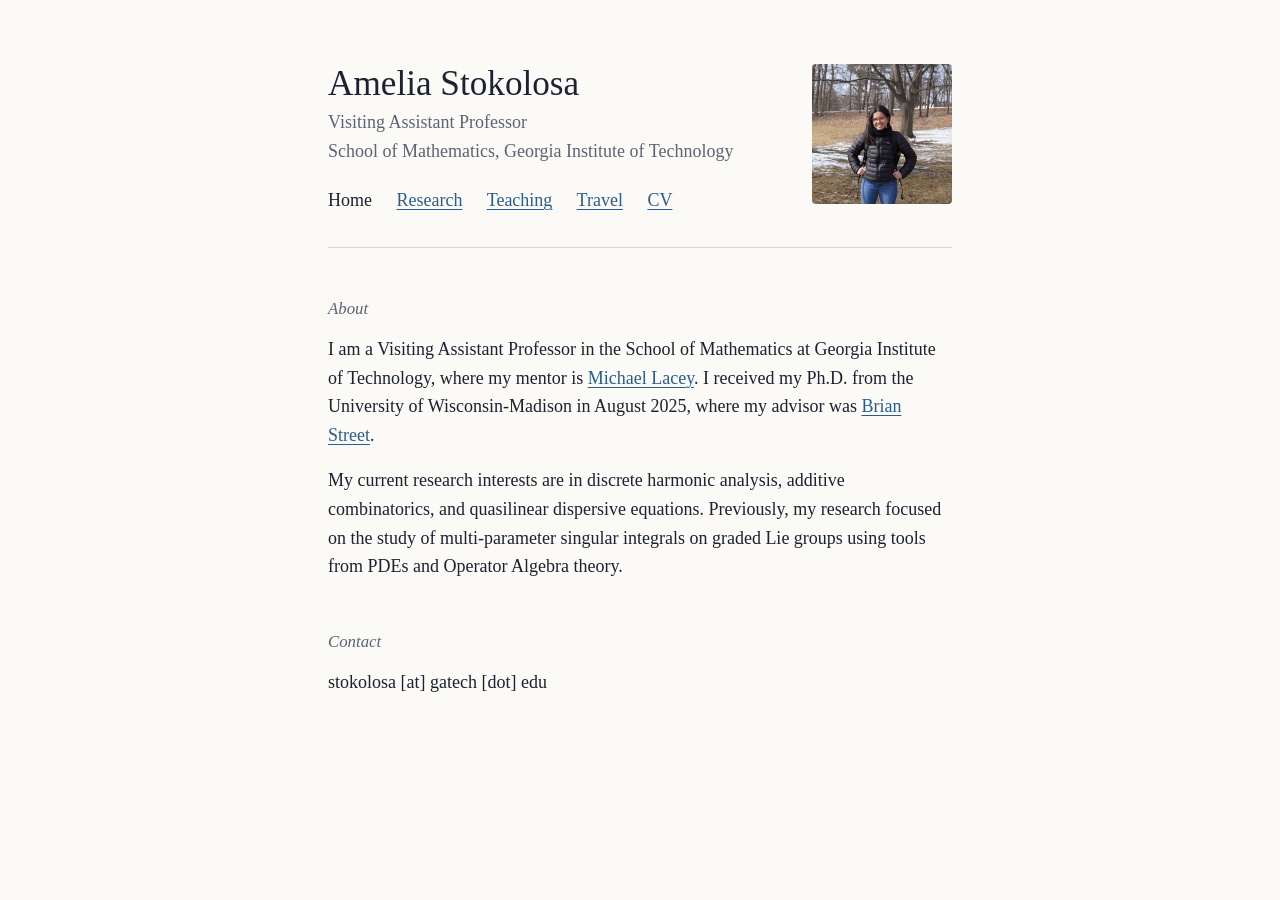
<file: index.html>
<!DOCTYPE html>
<html lang="en">
<head>
  <meta charset="utf-8">
  <meta name="viewport" content="width=device-width, initial-scale=1">
  <title>Amelia Stokolosa</title>
  <link rel="stylesheet" href="style.css">
</head>
<body>
<main>

  <header>
    <div>
      <h1><a href="index.html">Amelia Stokolosa</a></h1>
      <p class="role">Visiting Assistant Professor <br>
        School of Mathematics, Georgia Institute of Technology</p>
      <nav>
        <a href="index.html" aria-current="page">Home</a>
        <a href="research.html">Research</a>
        <a href="teaching.html">Teaching</a>
        <a href="talks.html">Travel</a>
        <a href="cv.pdf">CV</a>
      </nav>
    </div>
    <img src="photo.jpg" alt="Portrait of Amelia Stokolosa">
  </header>

  <section>
    <h2>About</h2>
    <p>I am a Visiting Assistant Professor in the School of Mathematics at Georgia Institute of Technology, where my mentor is <a href="https://lacey.math.gatech.edu" target="_blank">Michael Lacey</a>.
       I received my Ph.D. from the University of Wisconsin-Madison in August 2025, where my advisor was <a href="https://people.math.wisc.edu/~bstreet/" target="_blank">Brian Street</a>.</p>

    <p>My current research interests are in discrete harmonic analysis, additive combinatorics, and quasilinear dispersive equations.
      Previously, my research focused on the study of multi-parameter singular integrals on graded Lie groups using tools from PDEs and Operator Algebra theory.</p>
  </section>

  <section>
    <h2>Contact</h2>
    <p>stokolosa [at] gatech [dot] edu</p>
  </section>

</main>
</body>
</html>
</file>
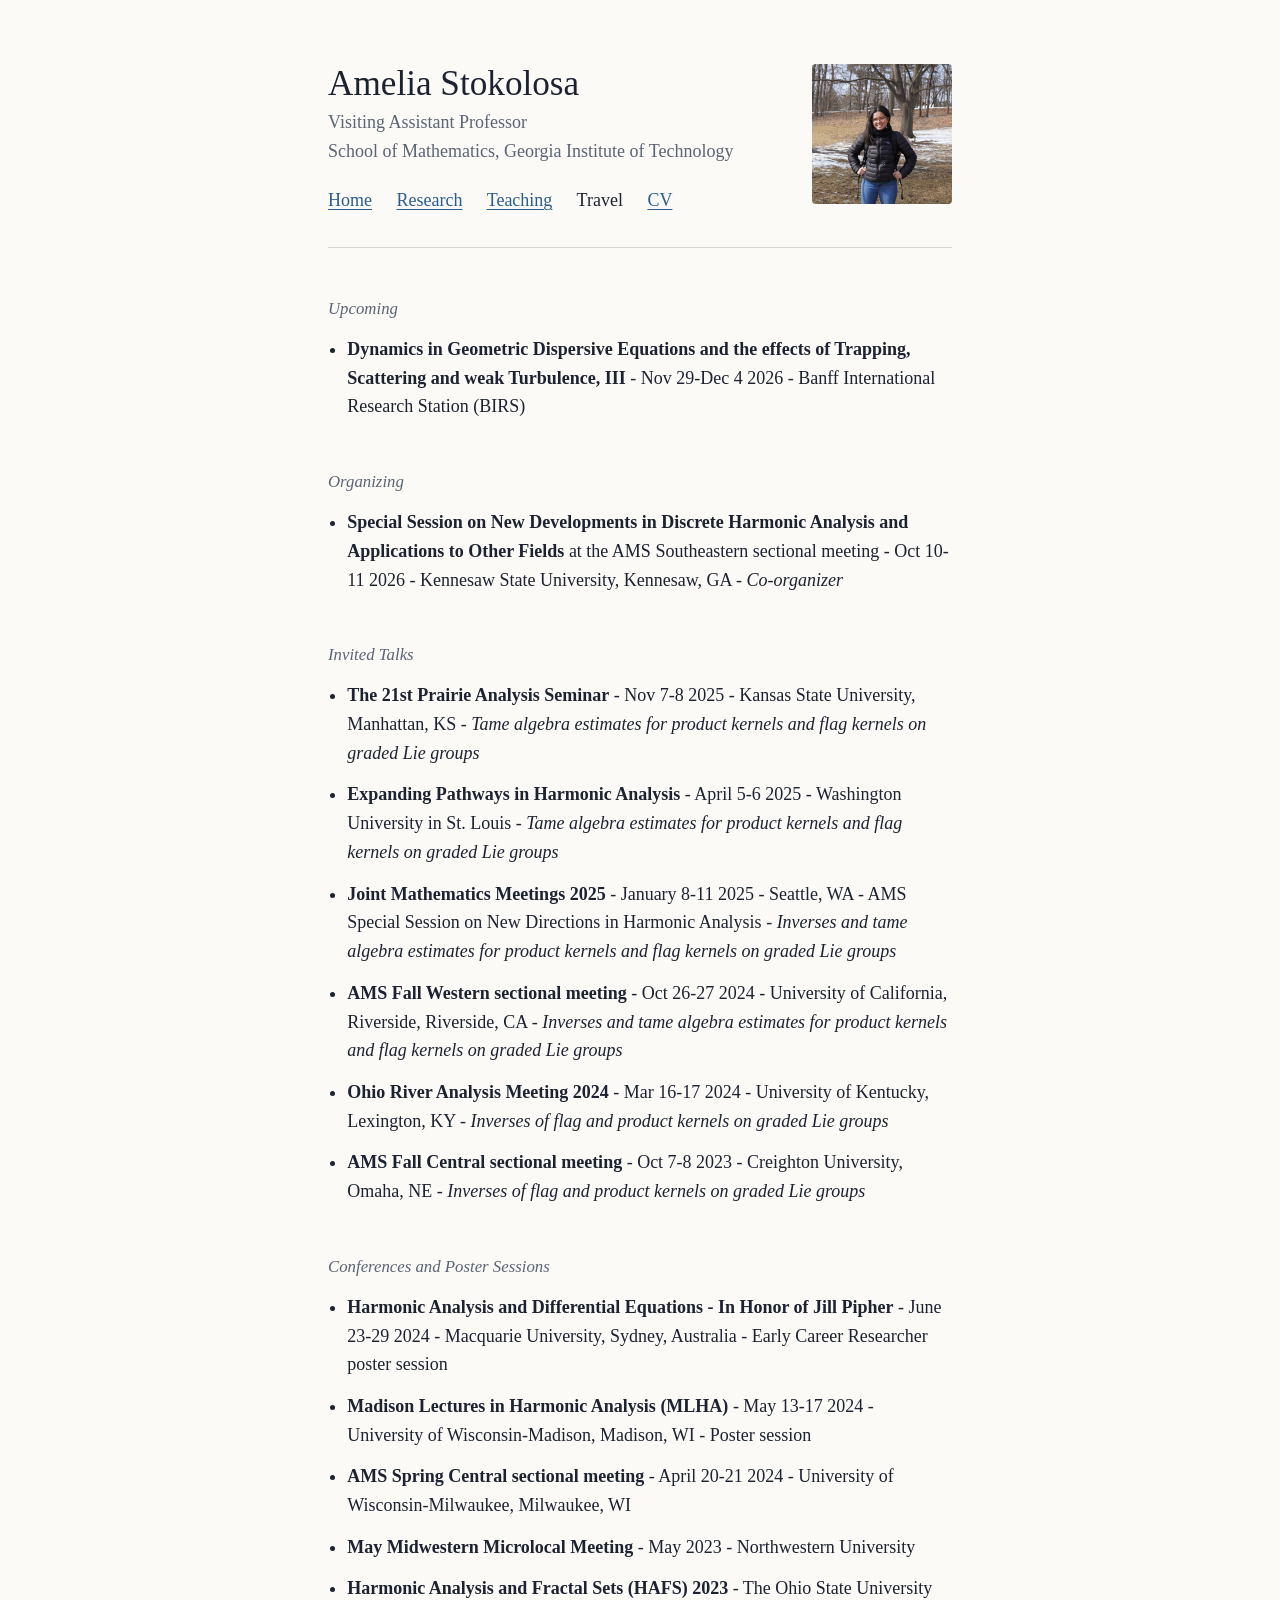
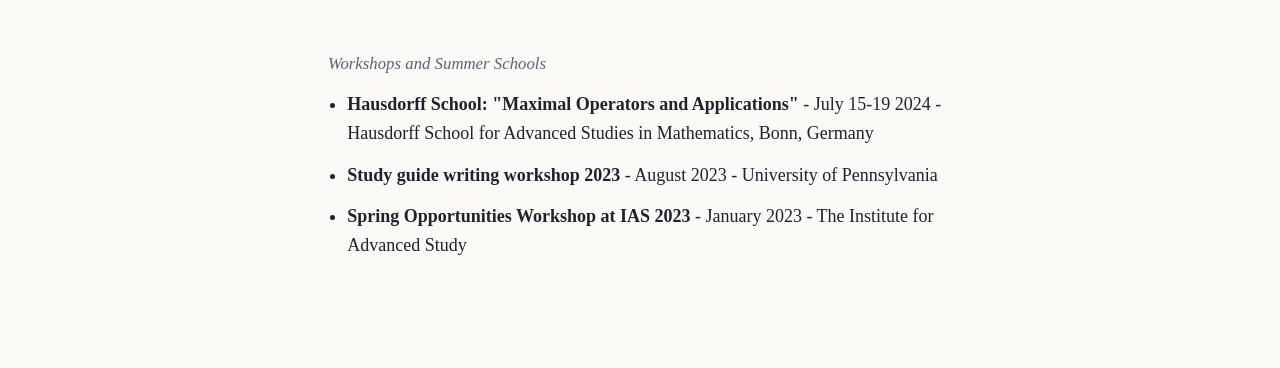
<file: talks.html>
<!DOCTYPE html>
<html lang="en">
<head>
  <meta charset="utf-8">
  <meta name="viewport" content="width=device-width, initial-scale=1">
  <title>Conferences and Talks — Amelia Stokolosa</title>
  <link rel="stylesheet" href="style.css">
</head>
<body>
<main>

  <header>
    <div>
      <h1><a href="index.html">Amelia Stokolosa</a></h1>
      <p class="role">Visiting Assistant Professor <br>
        School of Mathematics, Georgia Institute of Technology</p>
      <nav>
        <a href="index.html">Home</a>
        <a href="research.html">Research</a>
        <a href="teaching.html">Teaching</a>
        <a href="talks.html" aria-current="page">Travel</a>
        <a href="cv.pdf">CV</a>
      </nav>
    </div>
    <img src="photo.jpg" alt="Portrait of Amelia Stokolosa">
  </header>

  <section>
    <h2>Upcoming</h2>
    <ul>
      <li><strong>Dynamics in Geometric Dispersive Equations and the effects of Trapping, Scattering and weak Turbulence, III</strong> - Nov 29-Dec 4 2026 - Banff International Research Station (BIRS)</li>
    </ul>
  </section>

  <section>
    <h2>Organizing</h2>
    <ul>
      <li><strong>Special Session on New Developments in Discrete Harmonic Analysis and Applications to Other Fields</strong> at the AMS Southeastern sectional meeting - Oct 10-11 2026 - Kennesaw State University, Kennesaw, GA - <em>Co-organizer</em></li>
    </ul>
  </section>

  <section>
    <h2>Invited Talks</h2>
    <ul>
      <li><strong>The 21st Prairie Analysis Seminar</strong> - Nov 7-8 2025 - Kansas State University, Manhattan, KS - <em>Tame algebra estimates for product kernels and flag kernels on graded Lie groups</em></li>
      <li><strong>Expanding Pathways in Harmonic Analysis</strong> - April 5-6 2025 - Washington University in St. Louis - <em>Tame algebra estimates for product kernels and flag kernels on graded Lie groups</em></li>
      <li><strong>Joint Mathematics Meetings 2025</strong> - January 8-11 2025 - Seattle, WA - AMS Special Session on New Directions in Harmonic Analysis - <em>Inverses and tame algebra estimates for product kernels and flag kernels on graded Lie groups</em></li>
      <li><strong>AMS Fall Western sectional meeting</strong> - Oct 26-27 2024 - University of California, Riverside, Riverside, CA - <em>Inverses and tame algebra estimates for product kernels and flag kernels on graded Lie groups</em></li>
      <li><strong>Ohio River Analysis Meeting 2024</strong> - Mar 16-17 2024 - University of Kentucky, Lexington, KY - <em>Inverses of flag and product kernels on graded Lie groups</em></li>
      <li><strong>AMS Fall Central sectional meeting</strong> - Oct 7-8 2023 - Creighton University, Omaha, NE - <em>Inverses of flag and product kernels on graded Lie groups</em></li>
    </ul>
  </section>

  <section>
    <h2>Conferences and Poster Sessions</h2>
    <ul>
      <li><strong>Harmonic Analysis and Differential Equations - In Honor of Jill Pipher</strong> - June 23-29 2024 - Macquarie University, Sydney, Australia - Early Career Researcher poster session</li>
      <li><strong>Madison Lectures in Harmonic Analysis (MLHA)</strong> - May 13-17 2024 - University of Wisconsin-Madison, Madison, WI - Poster session</li>
      <li><strong>AMS Spring Central sectional meeting</strong> - April 20-21 2024 - University of Wisconsin-Milwaukee, Milwaukee, WI</li>
      <li><strong>May Midwestern Microlocal Meeting</strong> - May 2023 - Northwestern University</li>
      <li><strong>Harmonic Analysis and Fractal Sets (HAFS) 2023</strong> - The Ohio State University</li>
    </ul>
  </section>

  <section>
    <h2>Workshops and Summer Schools</h2>
    <ul>
      <li><strong>Hausdorff School: "Maximal Operators and Applications"</strong> - July 15-19 2024 - Hausdorff School for Advanced Studies in Mathematics, Bonn, Germany</li>
      <li><strong>Study guide writing workshop 2023</strong> - August 2023 - University of Pennsylvania</li>
      <li><strong>Spring Opportunities Workshop at IAS 2023</strong> - January 2023 - The Institute for Advanced Study</li>
    </ul>
  </section>

</main>
</body>
</html>
</file>
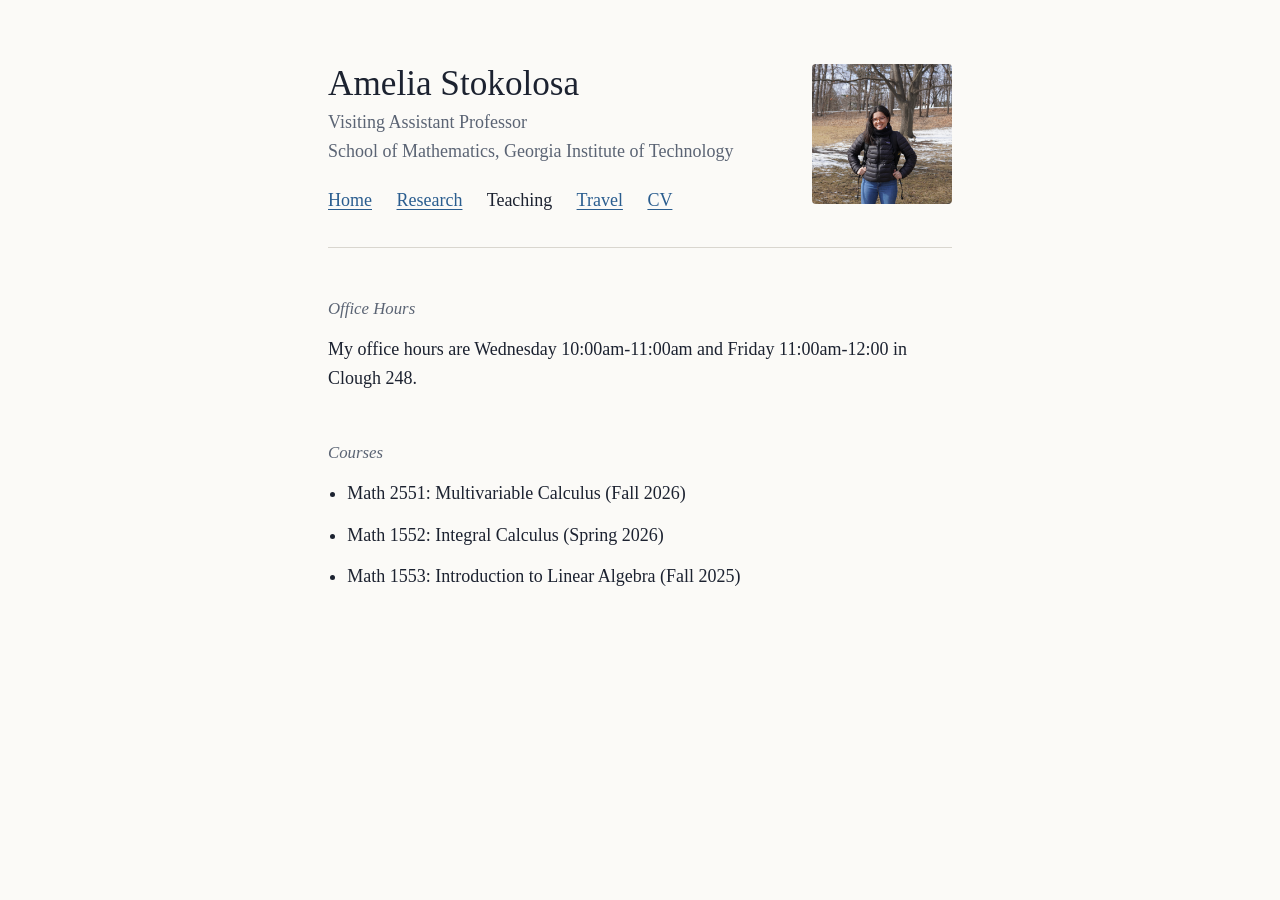
<file: teaching.html>
<!DOCTYPE html>
<html lang="en">
<head>
  <meta charset="utf-8">
  <meta name="viewport" content="width=device-width, initial-scale=1">
  <title>Teaching — Amelia Stokolosa</title>
  <link rel="stylesheet" href="style.css">
</head>
<body>
<main>

  <header>
    <div>
      <h1><a href="index.html">Amelia Stokolosa</a></h1>
      <p class="role">Visiting Assistant Professor <br>
        School of Mathematics, Georgia Institute of Technology</p>
      <nav>
        <a href="index.html">Home</a>
        <a href="research.html">Research</a>
        <a href="teaching.html" aria-current="page">Teaching</a>
        <a href="talks.html">Travel</a>
        <a href="cv.pdf">CV</a>
      </nav>
    </div>
    <img src="photo.jpg" alt="Portrait of Amelia Stokolosa">
  </header>

  <section>
    <h2>Office Hours</h2>
    <p>My office hours are Wednesday 10:00am-11:00am and Friday 11:00am-12:00 in Clough 248.</p>
  </section>

  <section>
    <h2>Courses</h2>
    <ul>
      <li>Math 2551: Multivariable Calculus (Fall 2026)</li>
      <li>Math 1552: Integral Calculus (Spring 2026)</li>
      <li>Math 1553: Introduction to Linear Algebra (Fall 2025)</li>
    </ul>
  </section>

</main>
</body>
</html>
</file>
<file: style.css>
:root {
  --paper: #fbfaf7;
  --ink: #1c2230;
  --muted: #5b6474;
  --rule: #d9d6cf;
  --link: #2a5d8f;
}

* { box-sizing: border-box; }
body {
  margin: 0;
  background: var(--paper);
  color: var(--ink);
  font-family: Georgia, "Iowan Old Style", "Palatino Linotype", serif;
  font-size: 18px;
  line-height: 1.6;
}
main {
  max-width: 42rem;
  margin: 0 auto;
  padding: 4rem 1.5rem 6rem;
}
header {
  display: grid;
  grid-template-columns: 1fr auto;
  gap: 1.5rem;
  align-items: start;
  padding-bottom: 2rem;
  border-bottom: 1px solid var(--rule);
}
header img {
  width: 140px;
  height: 140px;
  object-fit: cover;
  border-radius: 4px;
}
h1 { font-size: 2.2rem; font-weight: normal; margin: 0 0 .25rem; line-height: 1.15; }
h1 a { color: inherit; text-decoration: none; }
.role { color: var(--muted); margin: 0; }
.role a { color: inherit; }
nav { margin-top: 1.25rem; }
nav a { margin-right: 1.25rem; }
nav a[aria-current="page"] { color: var(--ink); text-decoration: none; }
h2 {
  font-size: 1.05rem;
  font-weight: normal;
  font-style: italic;
  color: var(--muted);
  margin: 3rem 0 .75rem;
}
p { margin: 0 0 1rem; }
ul { padding-left: 1.2rem; margin: 0; }
li { margin-bottom: .8rem; }
a { color: var(--link); text-decoration-thickness: 1px; text-underline-offset: 3px; }
a:focus-visible { outline: 2px solid var(--link); outline-offset: 3px; }
@media (max-width: 560px) {
  header { grid-template-columns: 1fr; }
  header img { order: -1; }
}
</file>
